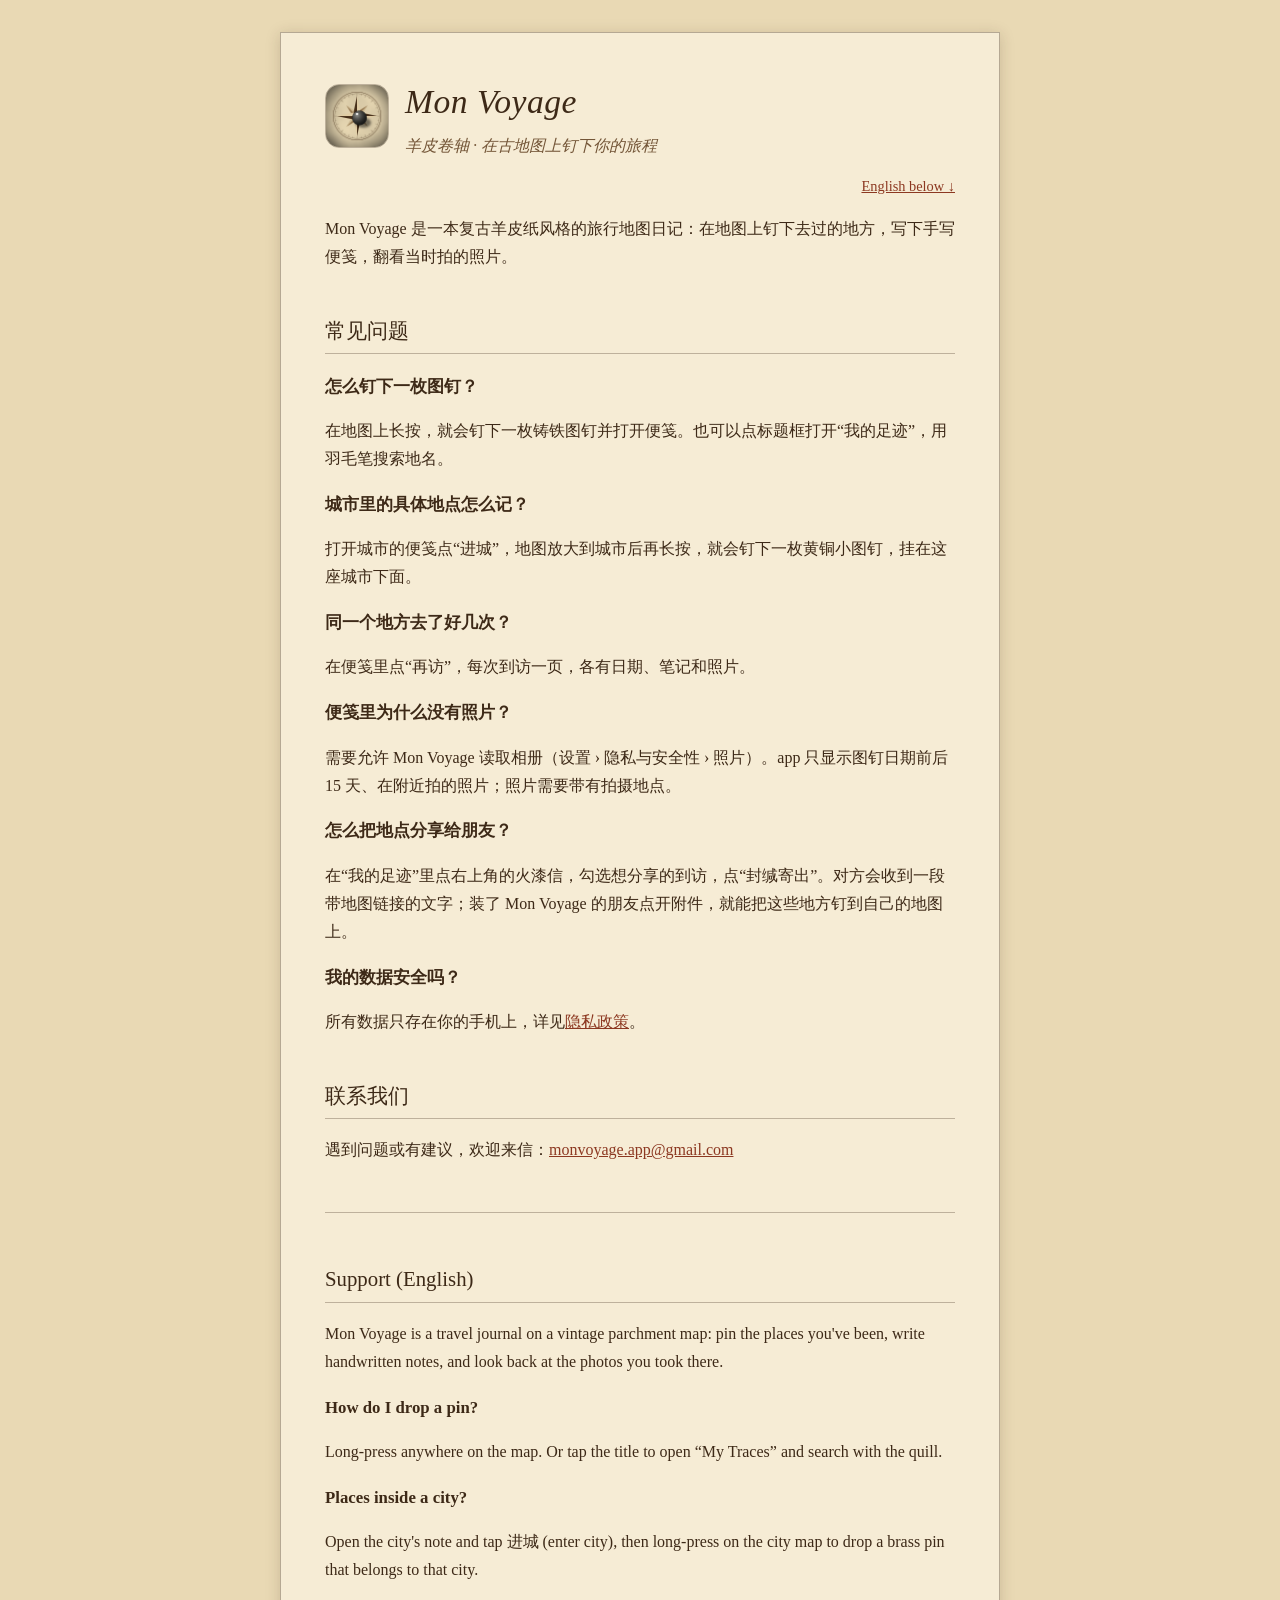
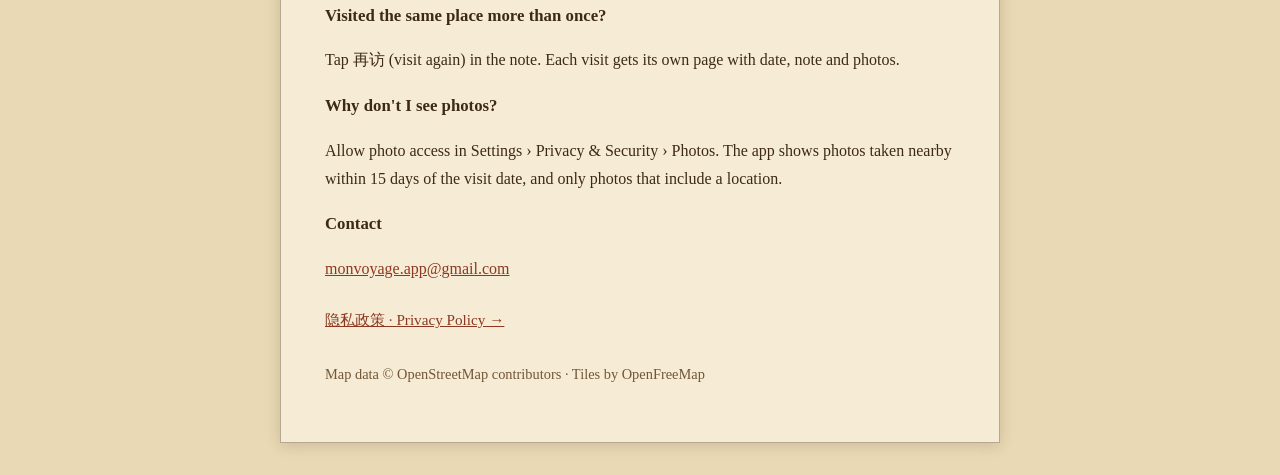
<file: index.html>
<!doctype html>
<html lang="zh-Hans">
<head>
<meta charset="utf-8">
<meta name="viewport" content="width=device-width, initial-scale=1">
<title>Mon Voyage · 支持 Support</title>
<link rel="stylesheet" href="style.css">
</head>
<body>
<div class="sheet">
  <header>
    <img src="icon.png" alt="Mon Voyage">
    <div>
      <h1>Mon Voyage</h1>
      <p class="sub">羊皮卷轴 · 在古地图上钉下你的旅程</p>
    </div>
  </header>
  <p class="lang"><a href="#en">English below ↓</a></p>

  <p>Mon Voyage 是一本复古羊皮纸风格的旅行地图日记：在地图上钉下去过的地方，写下手写便笺，翻看当时拍的照片。</p>

  <h2>常见问题</h2>
  <h3>怎么钉下一枚图钉？</h3>
  <p>在地图上长按，就会钉下一枚铸铁图钉并打开便笺。也可以点标题框打开“我的足迹”，用羽毛笔搜索地名。</p>
  <h3>城市里的具体地点怎么记？</h3>
  <p>打开城市的便笺点“进城”，地图放大到城市后再长按，就会钉下一枚黄铜小图钉，挂在这座城市下面。</p>
  <h3>同一个地方去了好几次？</h3>
  <p>在便笺里点“再访”，每次到访一页，各有日期、笔记和照片。</p>
  <h3>便笺里为什么没有照片？</h3>
  <p>需要允许 Mon Voyage 读取相册（设置 › 隐私与安全性 › 照片）。app 只显示图钉日期前后 15 天、在附近拍的照片；照片需要带有拍摄地点。</p>
  <h3>怎么把地点分享给朋友？</h3>
  <p>在“我的足迹”里点右上角的火漆信，勾选想分享的到访，点“封缄寄出”。对方会收到一段带地图链接的文字；装了 Mon Voyage 的朋友点开附件，就能把这些地方钉到自己的地图上。</p>
  <h3>我的数据安全吗？</h3>
  <p>所有数据只存在你的手机上，详见<a href="privacy.html">隐私政策</a>。</p>

  <h2>联系我们</h2>
  <p>遇到问题或有建议，欢迎来信：<a href="mailto:monvoyage.app@gmail.com">monvoyage.app@gmail.com</a></p>

  <hr id="en" style="margin:3em 0; border:none; border-top:1px solid rgba(61,41,23,.3)">

  <h2>Support (English)</h2>
  <p>Mon Voyage is a travel journal on a vintage parchment map: pin the places you've been, write handwritten notes, and look back at the photos you took there.</p>
  <h3>How do I drop a pin?</h3>
  <p>Long-press anywhere on the map. Or tap the title to open “My Traces” and search with the quill.</p>
  <h3>Places inside a city?</h3>
  <p>Open the city's note and tap 进城 (enter city), then long-press on the city map to drop a brass pin that belongs to that city.</p>
  <h3>Visited the same place more than once?</h3>
  <p>Tap 再访 (visit again) in the note. Each visit gets its own page with date, note and photos.</p>
  <h3>Why don't I see photos?</h3>
  <p>Allow photo access in Settings › Privacy &amp; Security › Photos. The app shows photos taken nearby within 15 days of the visit date, and only photos that include a location.</p>
  <h3>Contact</h3>
  <p><a href="mailto:monvoyage.app@gmail.com">monvoyage.app@gmail.com</a></p>

  <nav><a href="privacy.html">隐私政策 · Privacy Policy →</a></nav>
  <p class="muted" style="margin-top:2em">Map data © OpenStreetMap contributors · Tiles by OpenFreeMap</p>
</div>
</body>
</html>
</file>
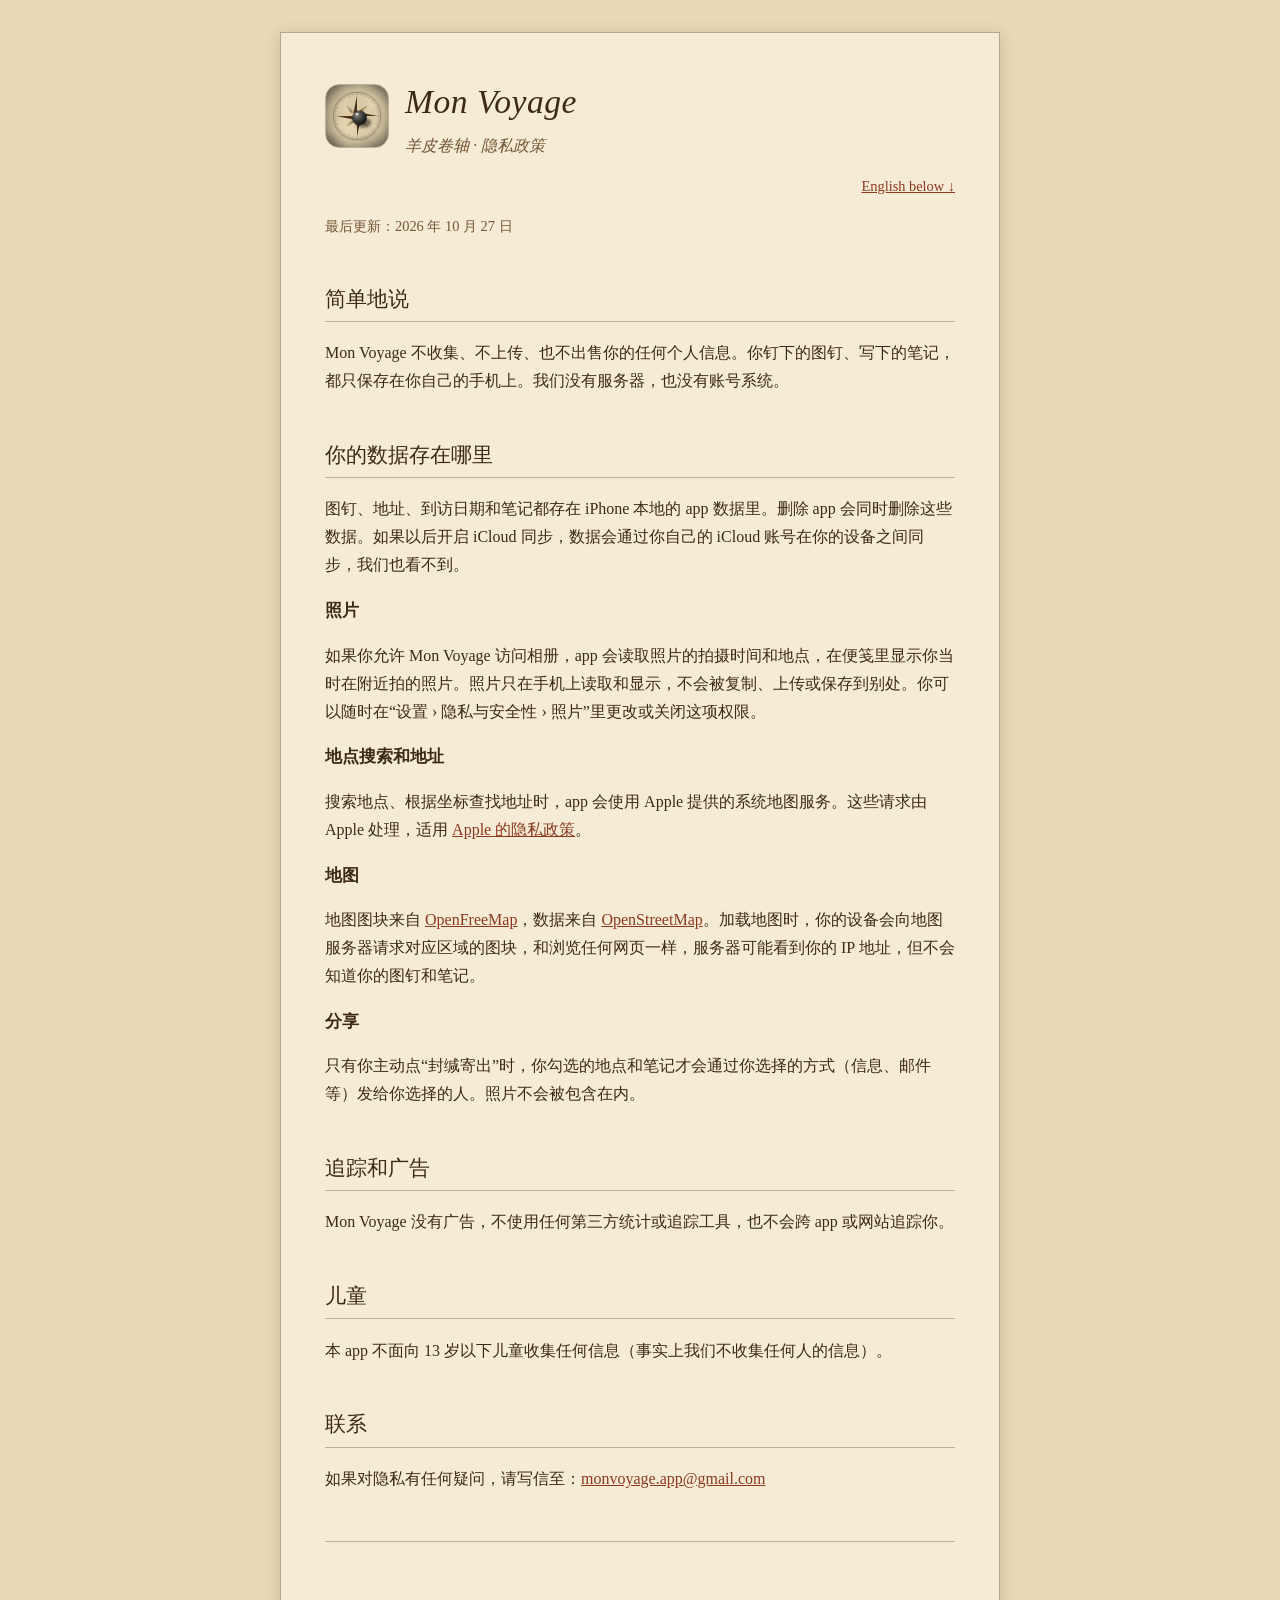
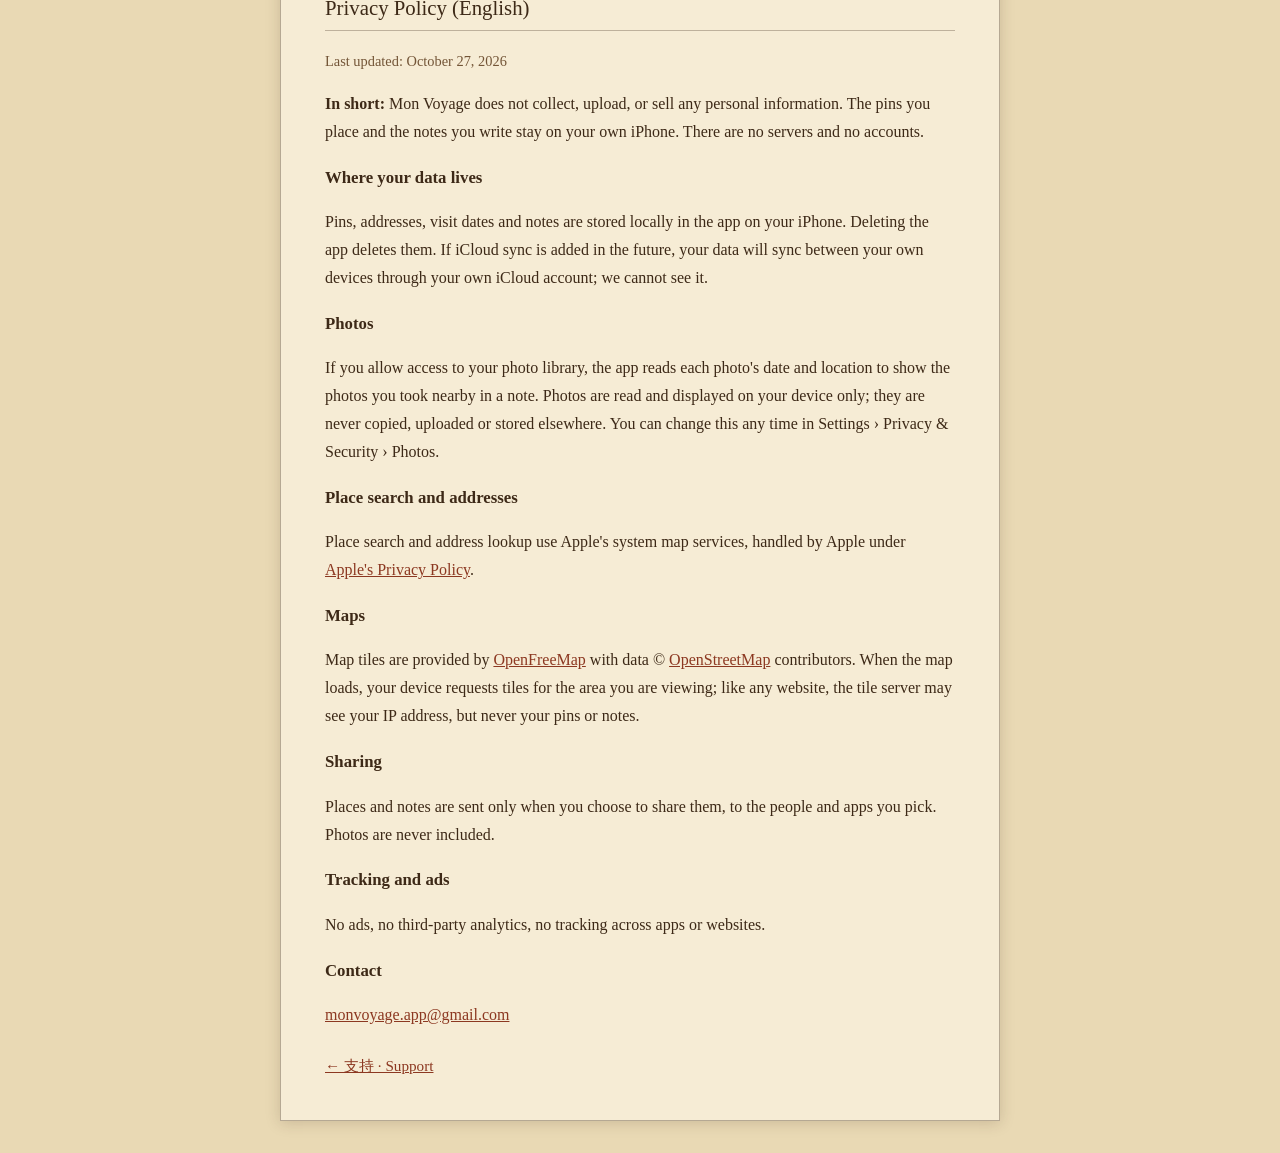
<file: privacy.html>
<!doctype html>
<html lang="zh-Hans">
<head>
<meta charset="utf-8">
<meta name="viewport" content="width=device-width, initial-scale=1">
<title>Mon Voyage · 隐私政策 Privacy Policy</title>
<link rel="stylesheet" href="style.css">
</head>
<body>
<div class="sheet">
  <header>
    <img src="icon.png" alt="Mon Voyage">
    <div>
      <h1>Mon Voyage</h1>
      <p class="sub">羊皮卷轴 · 隐私政策</p>
    </div>
  </header>
  <p class="lang"><a href="#en">English below ↓</a></p>

  <p class="muted">最后更新：2026 年 10 月 27 日</p>

  <h2>简单地说</h2>
  <p>Mon Voyage 不收集、不上传、也不出售你的任何个人信息。你钉下的图钉、写下的笔记，都只保存在你自己的手机上。我们没有服务器，也没有账号系统。</p>

  <h2>你的数据存在哪里</h2>
  <p>图钉、地址、到访日期和笔记都存在 iPhone 本地的 app 数据里。删除 app 会同时删除这些数据。如果以后开启 iCloud 同步，数据会通过你自己的 iCloud 账号在你的设备之间同步，我们也看不到。</p>

  <h3>照片</h3>
  <p>如果你允许 Mon Voyage 访问相册，app 会读取照片的拍摄时间和地点，在便笺里显示你当时在附近拍的照片。照片只在手机上读取和显示，不会被复制、上传或保存到别处。你可以随时在“设置 › 隐私与安全性 › 照片”里更改或关闭这项权限。</p>

  <h3>地点搜索和地址</h3>
  <p>搜索地点、根据坐标查找地址时，app 会使用 Apple 提供的系统地图服务。这些请求由 Apple 处理，适用 <a href="https://www.apple.com/legal/privacy/">Apple 的隐私政策</a>。</p>

  <h3>地图</h3>
  <p>地图图块来自 <a href="https://openfreemap.org">OpenFreeMap</a>，数据来自 <a href="https://www.openstreetmap.org/copyright">OpenStreetMap</a>。加载地图时，你的设备会向地图服务器请求对应区域的图块，和浏览任何网页一样，服务器可能看到你的 IP 地址，但不会知道你的图钉和笔记。</p>

  <h3>分享</h3>
  <p>只有你主动点“封缄寄出”时，你勾选的地点和笔记才会通过你选择的方式（信息、邮件等）发给你选择的人。照片不会被包含在内。</p>

  <h2>追踪和广告</h2>
  <p>Mon Voyage 没有广告，不使用任何第三方统计或追踪工具，也不会跨 app 或网站追踪你。</p>

  <h2>儿童</h2>
  <p>本 app 不面向 13 岁以下儿童收集任何信息（事实上我们不收集任何人的信息）。</p>

  <h2>联系</h2>
  <p>如果对隐私有任何疑问，请写信至：<a href="mailto:monvoyage.app@gmail.com">monvoyage.app@gmail.com</a></p>

  <hr id="en" style="margin:3em 0; border:none; border-top:1px solid rgba(61,41,23,.3)">

  <h2>Privacy Policy (English)</h2>
  <p class="muted">Last updated: October 27, 2026</p>
  <p><strong>In short:</strong> Mon Voyage does not collect, upload, or sell any personal information. The pins you place and the notes you write stay on your own iPhone. There are no servers and no accounts.</p>
  <h3>Where your data lives</h3>
  <p>Pins, addresses, visit dates and notes are stored locally in the app on your iPhone. Deleting the app deletes them. If iCloud sync is added in the future, your data will sync between your own devices through your own iCloud account; we cannot see it.</p>
  <h3>Photos</h3>
  <p>If you allow access to your photo library, the app reads each photo's date and location to show the photos you took nearby in a note. Photos are read and displayed on your device only; they are never copied, uploaded or stored elsewhere. You can change this any time in Settings › Privacy &amp; Security › Photos.</p>
  <h3>Place search and addresses</h3>
  <p>Place search and address lookup use Apple's system map services, handled by Apple under <a href="https://www.apple.com/legal/privacy/">Apple's Privacy Policy</a>.</p>
  <h3>Maps</h3>
  <p>Map tiles are provided by <a href="https://openfreemap.org">OpenFreeMap</a> with data © <a href="https://www.openstreetmap.org/copyright">OpenStreetMap</a> contributors. When the map loads, your device requests tiles for the area you are viewing; like any website, the tile server may see your IP address, but never your pins or notes.</p>
  <h3>Sharing</h3>
  <p>Places and notes are sent only when you choose to share them, to the people and apps you pick. Photos are never included.</p>
  <h3>Tracking and ads</h3>
  <p>No ads, no third-party analytics, no tracking across apps or websites.</p>
  <h3>Contact</h3>
  <p><a href="mailto:monvoyage.app@gmail.com">monvoyage.app@gmail.com</a></p>

  <nav><a href="index.html">← 支持 · Support</a></nav>
</div>
</body>
</html>
</file>
<file: style.css>
:root { --paper:#f6ecd5; --paper-dark:#e9d9b4; --ink:#3d2917; --ink-faded:#735537; --rust:#8c3821; }
* { box-sizing: border-box; }
body { margin:0; background: var(--paper-dark); color: var(--ink);
  font-family: "Iowan Old Style", "Palatino", "Songti SC", "Noto Serif SC", Georgia, serif; line-height: 1.75; }
.sheet { max-width: 720px; margin: 32px auto; padding: 40px 44px; background: var(--paper);
  border: 1px solid rgba(61,41,23,.35); box-shadow: 0 2px 14px rgba(61,41,23,.18); }
header { display:flex; align-items:center; gap:16px; margin-bottom: 8px; }
header img { width:64px; height:64px; border-radius:14px; border:1px solid rgba(61,41,23,.3); }
h1 { font-style: italic; font-weight: normal; font-size: 2.1rem; margin: 0; letter-spacing:.5px; }
.sub { color: var(--ink-faded); margin:0; font-style: italic; }
h2 { font-weight: normal; font-size: 1.3rem; border-bottom: 1px solid rgba(61,41,23,.3); padding-bottom: 4px; margin-top: 2em; }
h3 { font-size: 1.05rem; margin-bottom: .2em; }
a { color: var(--rust); }
.lang { text-align:right; font-size:.9rem; }
.muted { color: var(--ink-faded); font-size: .9rem; }
nav { margin-top: 24px; font-size:.95rem; }
@media (max-width: 600px) { .sheet { margin: 0; padding: 24px 18px; border: none; } h1 { font-size: 1.7rem; } }
</file>
